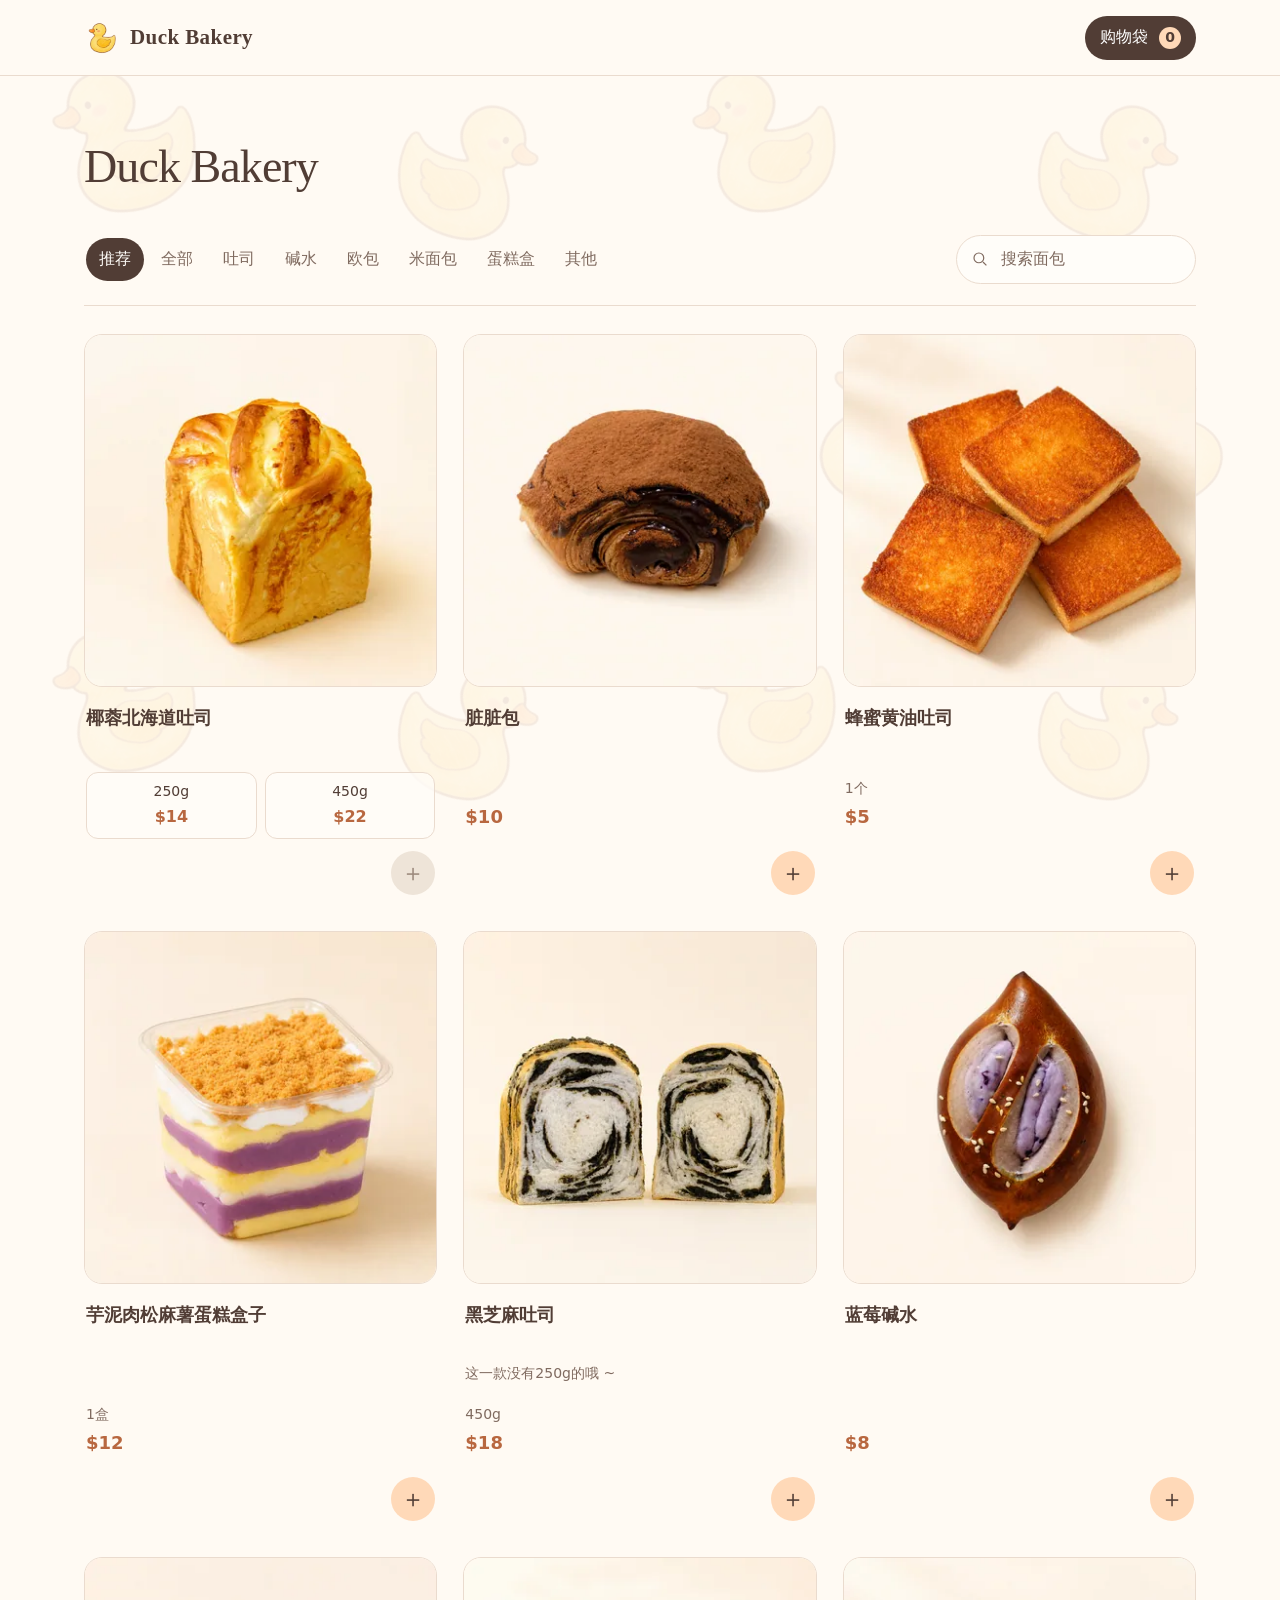
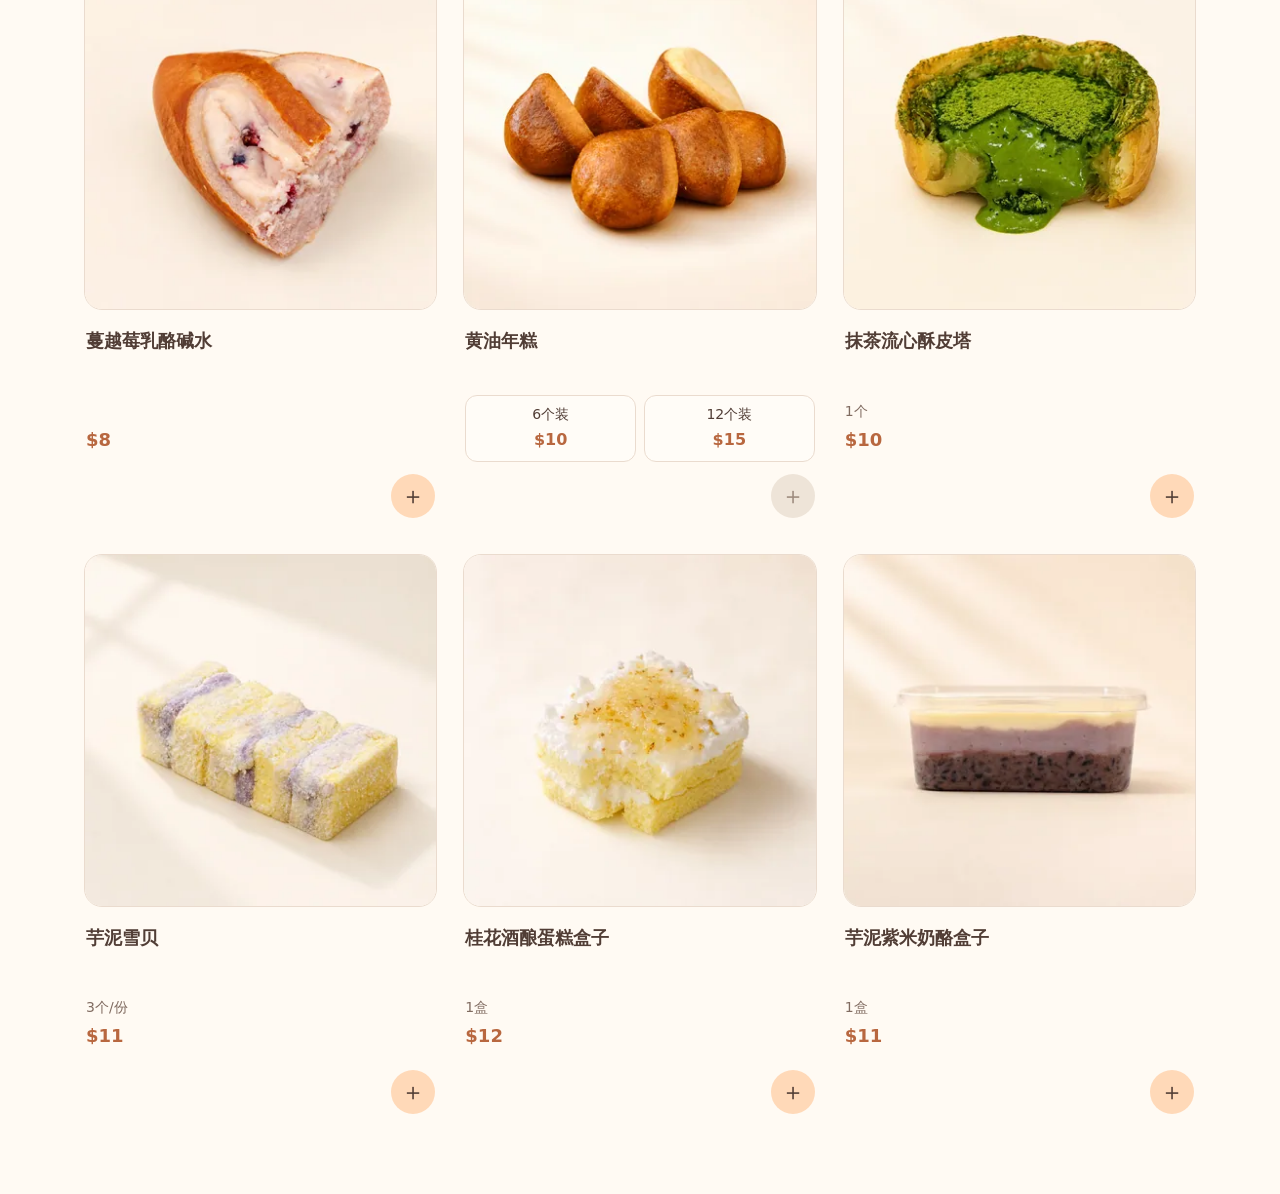
<file: index.html>
<!doctype html>
<html lang="zh-CN">
<head>
  <meta charset="UTF-8">
  <meta name="viewport" content="width=device-width, initial-scale=1">
  <meta name="description" content="Duck Bakery 手作面包菜单">
  <title>Duck Bakery｜今日菜单</title>
  <link rel="stylesheet" href="css/style.css">
</head>
<body>
  <header class="site-header">
    <a class="brand" href="#top" aria-label="Duck Bakery 首页">
      <img class="brand-mark" src="images-styled/optimized/duck-icon.webp" alt="" width="36" height="36">
      <strong>Duck Bakery</strong>
    </a>
    <button class="cart-chip" id="cartOpen" type="button" aria-controls="cartDrawer" aria-expanded="false">
      购物袋 <span id="cartCount">0</span>
    </button>
  </header>

  <main id="top" class="page-shell">
    <div class="hero">
      <h1>Duck Bakery</h1>
    </div>

    <section class="menu-panel" aria-label="面包菜单">
      <div class="toolbar">
        <div id="filters" class="filters" aria-label="商品分类"></div>
        <label class="search-box">
          <svg aria-hidden="true" width="18" height="18" viewBox="0 0 24 24" fill="none" stroke="currentColor" stroke-width="1.6"><circle cx="10.5" cy="10.5" r="6.5"/><path d="m16 16 4.5 4.5"/></svg>
          <input id="searchInput" type="search" placeholder="搜索面包" aria-label="搜索口味或面包" autocomplete="off">
        </label>
      </div>
      <span id="resultCount" class="sr-only" role="status" aria-live="polite" aria-atomic="true"></span>
      <div id="productGrid" class="product-grid"></div>
      <div id="emptyState" class="empty-state" hidden>
        <p>没有找到相关面包</p>
      </div>
    </section>
  </main>

  <div id="drawerMask" class="drawer-mask" hidden></div>
  <aside id="cartDrawer" class="cart-drawer" role="dialog" aria-labelledby="cartTitle" aria-hidden="true" inert>
    <div class="drawer-head"><h2 id="cartTitle">购物袋</h2><button id="cartClose" class="icon-btn" type="button" aria-label="关闭购物袋">×</button></div>
    <div id="cartItems" class="cart-items"></div>
    <div class="drawer-foot">
      <div class="cart-summary"><p>共 <strong id="cartTotal">0</strong> 份</p><div><span>商品合计</span><strong id="cartAmount">$0.00</strong></div></div>
      <p id="cartPending" class="cart-pending" role="status" hidden></p>
      <div class="drawer-actions"><button id="cartClear" type="button" class="button secondary">清空</button><button id="cartCopy" type="button" class="button primary">复制清单</button></div>
    </div>
  </aside>

  <div id="toast" class="toast" role="status" aria-live="polite"></div>
  <script src="js/products.js"></script>
  <script src="js/images.js"></script>
  <script src="js/cart-core.js"></script>
  <script src="js/app.js"></script>
</body>
</html>
</file>
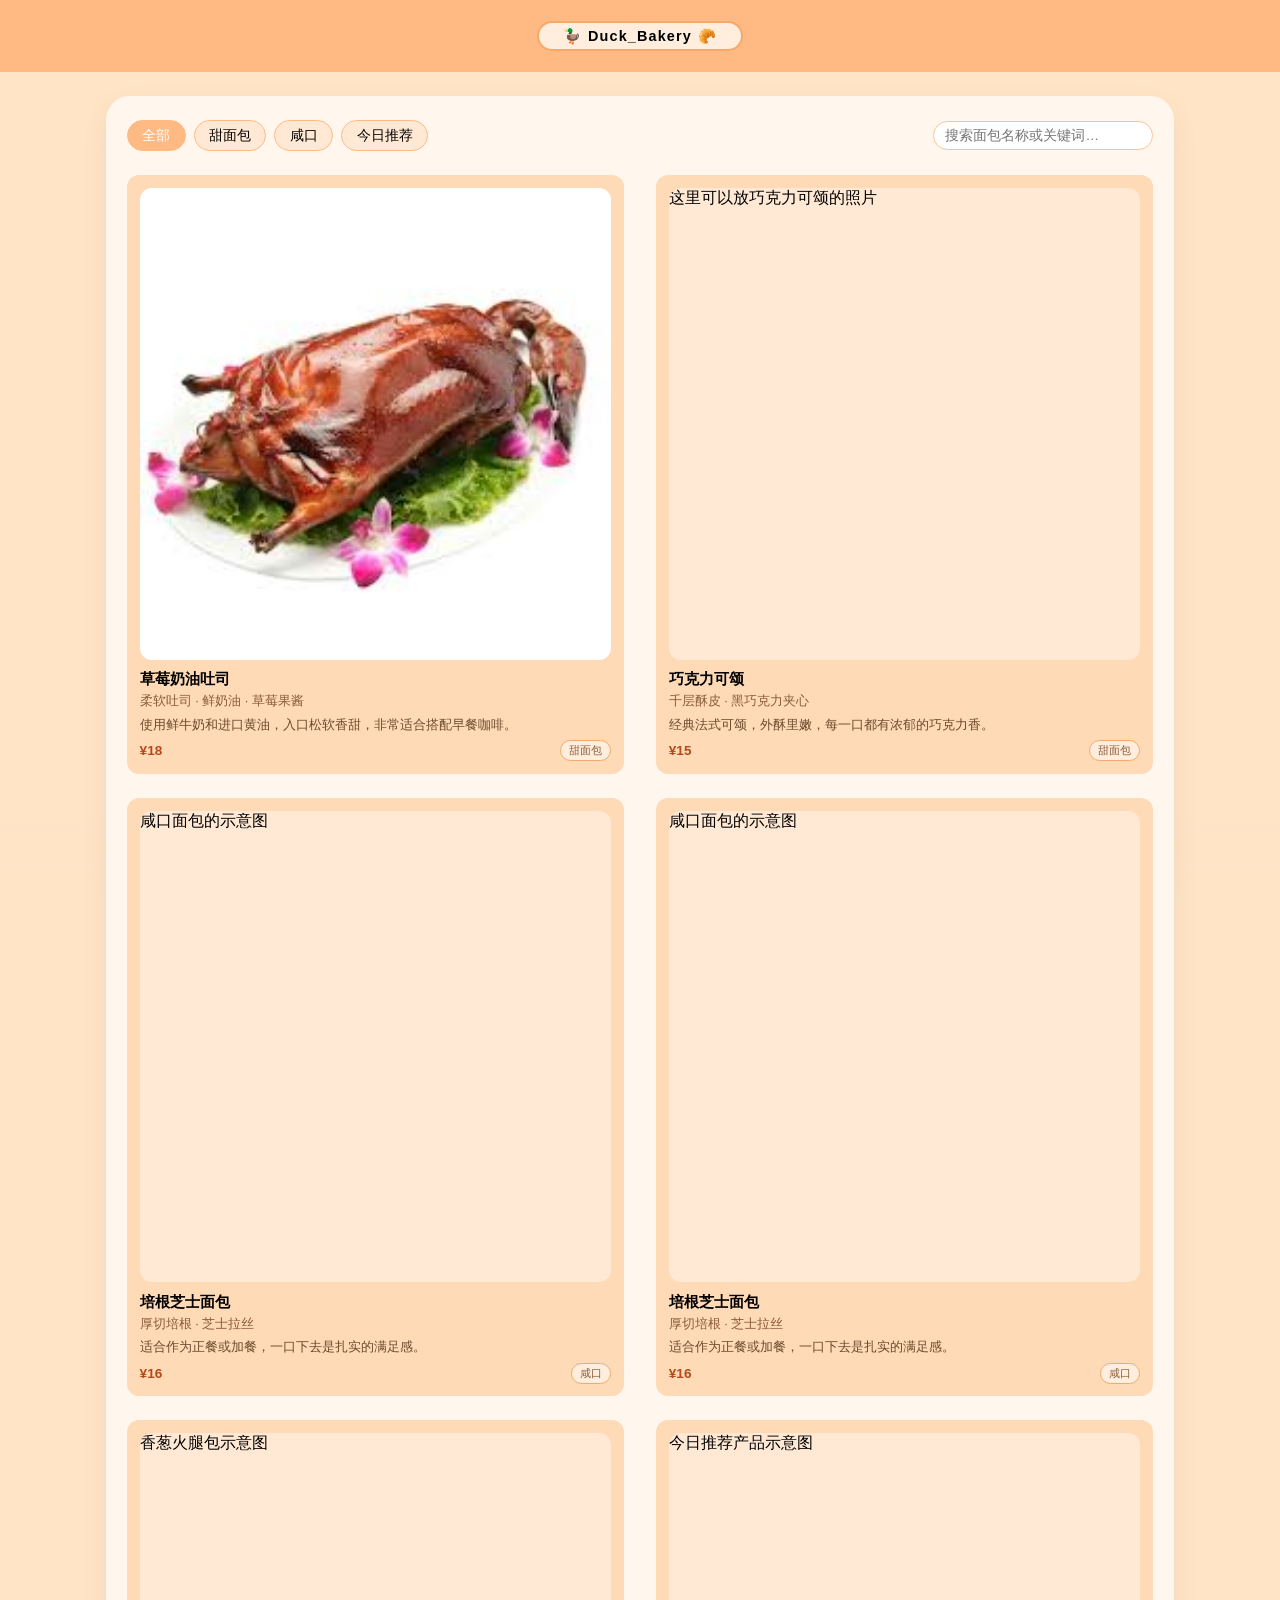
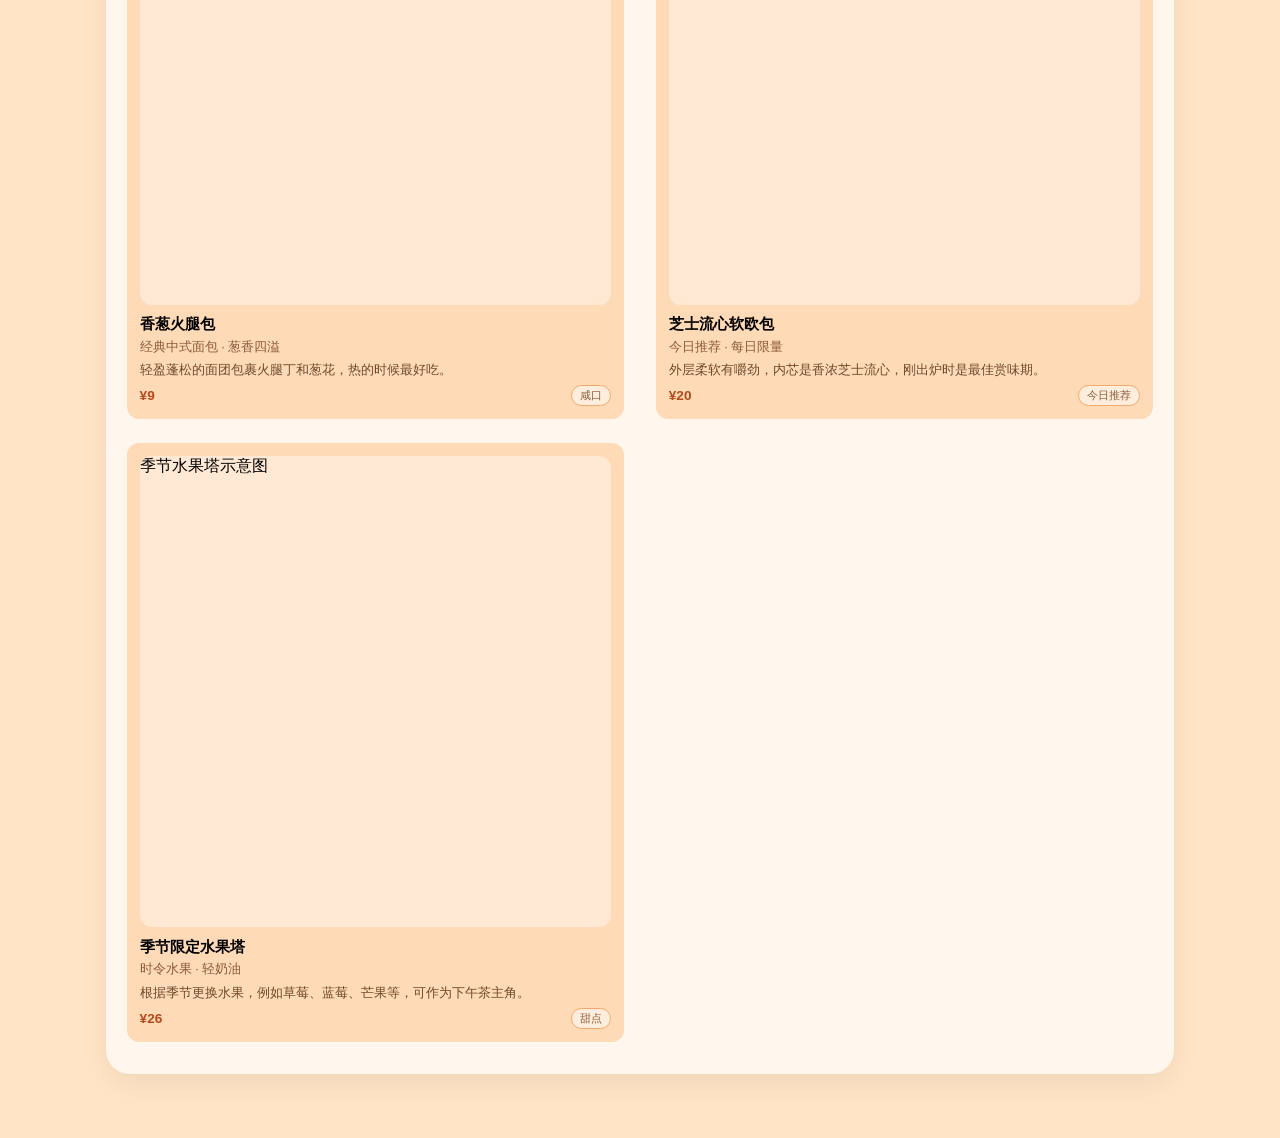
<file: menu.html>
<!DOCTYPE html>
<html lang="zh-CN">
<head>
  <meta charset="UTF-8" />
  <title>Duck_Bakery</title>
  <meta name="viewport" content="width=device-width, initial-scale=1.0" />
  <style>
    * {
      box-sizing: border-box;
      margin: 0;
      padding: 0;
      font-family: -apple-system, BlinkMacSystemFont, "Segoe UI", Roboto,
        "Helvetica Neue", Arial, "PingFang SC", "Microsoft YaHei", sans-serif;
    }

    body {
      background: #ffe4c6; /* 顶部、底部渐变区域的颜色 */
      min-height: 100vh;
    }

    /* 顶部横幅 */
    .header {
      background: #ffba84;
      height: 72px;
      display: flex;
      align-items: center;
      justify-content: center;
      position: sticky;
      top: 0;
      z-index: 10;
    }

    .logo {
      display: inline-flex;
      align-items: center;
      padding: 0.3rem 1.5rem;
      border-radius: 999px;
      background: #ffeedd;
      border: 2px solid #f7a868;
      font-weight: 700;
      letter-spacing: 0.08em;
      font-size: 0.9rem;
    }

    .logo span {
      margin: 0 0.4rem;
    }

    /* 中间内容大容器 */
    .page-wrap {
      max-width: 1100px;
      margin: 0 auto;
      padding: 1.5rem 1rem 4rem;
    }

    .panel {
      background: #fff7ee;
      border-radius: 24px;
      padding: 1.5rem 1.3rem 2rem;
      min-height: 70vh;
      box-shadow: 0 10px 30px rgba(0, 0, 0, 0.06);
    }

    /* 筛选区 */
    .filter-bar {
      display: flex;
      flex-wrap: wrap;
      gap: 0.8rem;
      align-items: center;
      margin-bottom: 1.5rem;
    }

    .filter-buttons {
      display: flex;
      flex-wrap: wrap;
      gap: 0.5rem;
    }

    .filter-btn {
      border-radius: 999px;
      border: 1px solid #ffba84;
      background: #ffe8d4;
      padding: 0.35rem 0.9rem;
      font-size: 0.85rem;
      cursor: pointer;
      transition: all 0.15s ease;
    }

    .filter-btn.active,
    .filter-btn:hover {
      background: #ffba84;
      color: #fff;
    }

    .search-input {
      margin-left: auto;
      min-width: 180px;
      max-width: 220px;
      flex: 1;
    }

    .search-input input {
      width: 100%;
      padding: 0.4rem 0.7rem;
      border-radius: 999px;
      border: 1px solid #ffc292;
      background: #fff;
      font-size: 0.85rem;
    }

    /* 网格布局 */
    .grid {
      display: grid;
      grid-template-columns: repeat(2, minmax(0, 1fr));
      gap: 1.5rem 2rem;
    }

    .card {
      background: #ffdab7; /* 卡片颜色，接近你截图里的格子 */
      border-radius: 12px;
      padding: 0.8rem;
      display: flex;
      flex-direction: column;
      min-height: 160px;
      transition: transform 0.1s ease, box-shadow 0.1s ease;
      cursor: default;
    }

    .card:hover {
      transform: translateY(-2px);
      box-shadow: 0 8px 16px rgba(0, 0, 0, 0.08);
    }

    .card-img {
      width: 100%;
     aspect-ratio: 1 / 1;  /* ⭐ 强制 1:1 正方形 */
     border-radius: 12px;
     overflow: hidden;
     background: #ffe8d4;
     margin-bottom: 0.6rem;
    }
    .card-img img {
      width: 100%;
      height: 100%;
      object-fit: cover; /* ⭐ 图片铺满但不变形 */
      display: block;
    }
    .card-title {
      font-size: 0.95rem;
      font-weight: 600;
      margin-bottom: 0.2rem;
    }

    .card-meta {
      font-size: 0.8rem;
      color: #8b5c39;
      margin-bottom: 0.4rem;
    }

    .card-desc {
      font-size: 0.8rem;
      color: #6b4a2c;
      flex: 1;
    }

    .card-footer {
      display: flex;
      justify-content: space-between;
      align-items: center;
      margin-top: 0.4rem;
      font-size: 0.85rem;
    }

    .price {
      font-weight: 700;
      color: #b44a1a;
    }

    .tag {
      padding: 0.12rem 0.5rem;
      border-radius: 999px;
      border: 1px solid #f7a868;
      font-size: 0.7rem;
      color: #8b5c39;
      background: #ffeedd;
    }

    /* 底部柔和渐变做过渡 */
    .bottom-fade {
      position: fixed;
      left: 0;
      right: 0;
      bottom: 0;
      height: 80px;
      pointer-events: none;
      background: linear-gradient(to bottom, rgba(255, 228, 198, 0), #ffe4c6);
      z-index: -1;
    }

    /* 响应式 */
    @media (max-width: 768px) {
      .grid {
        grid-template-columns: minmax(0, 1fr);
      }

      .search-input {
        flex-basis: 100%;
        margin-left: 0;
      }
    }
  </style>
</head>
<body>
  <!-- 顶部横幅 -->
  <header class="header">
    <div class="logo">
      🦆
      <span>Duck_Bakery</span>
      🥐
    </div>
  </header>

  <div class="page-wrap">
    <div class="panel">
      <!-- 筛选区 -->
      <div class="filter-bar">
        <div class="filter-buttons">
          <button class="filter-btn active" data-filter="all">全部</button>
          <button class="filter-btn" data-filter="sweet">甜面包</button>
          <button class="filter-btn" data-filter="salty">咸口</button>
          <button class="filter-btn" data-filter="special">今日推荐</button>
        </div>

        <div class="search-input">
          <input
            type="text"
            id="searchInput"
            placeholder="搜索面包名称或关键词…"
          />
        </div>
      </div>

      <!-- 面包网格 -->
      <div class="grid" id="breadGrid">
        <!-- 示例卡片：你之后可以自己复制/改名字/改价格 -->
        <div
          class="card"
          data-category="sweet"
          data-name="草莓奶油吐司"
          data-keywords="草莓 奶油 软欧"
        >
          <div class="card-img">
            <img src="烧鸭.jpg" alt="草莓奶油吐司">
          </div>
          <div class="card-title">草莓奶油吐司</div>
          <div class="card-meta">柔软吐司 · 鲜奶油 · 草莓果酱</div>
          <div class="card-desc">
            使用鲜牛奶和进口黄油，入口松软香甜，非常适合搭配早餐咖啡。
          </div>
          <div class="card-footer">
            <span class="price">¥18</span>
            <span class="tag">甜面包</span>
          </div>
        </div>

        <div
          class="card"
          data-category="sweet"
          data-name="巧克力可颂"
          data-keywords="可颂 牛角 面包 巧克力"
        >
          <div class="card-img">这里可以放巧克力可颂的照片</div>
          <div class="card-title">巧克力可颂</div>
          <div class="card-meta">千层酥皮 · 黑巧克力夹心</div>
          <div class="card-desc">
            经典法式可颂，外酥里嫩，每一口都有浓郁的巧克力香。
          </div>
          <div class="card-footer">
            <span class="price">¥15</span>
            <span class="tag">甜面包</span>
          </div>
        </div>

        <div
          class="card"
          data-category="salty"
          data-name="培根芝士面包"
          data-keywords="培根 芝士 咸面包"
        >
          <div class="card-img">咸口面包的示意图</div>
          <div class="card-title">培根芝士面包</div>
          <div class="card-meta">厚切培根 · 芝士拉丝</div>
          <div class="card-desc">
            适合作为正餐或加餐，一口下去是扎实的满足感。
          </div>
          <div class="card-footer">
            <span class="price">¥16</span>
            <span class="tag">咸口</span>
          </div>
        </div>
        
          <div
          class="card"
          data-category="salty"
          data-name="培根芝士面包111"
          data-keywords="培根 芝士 咸面包"
        >
          <div class="card-img">咸口面包的示意图</div>
          <div class="card-title">培根芝士面包</div>
          <div class="card-meta">厚切培根 · 芝士拉丝</div>
          <div class="card-desc">
            适合作为正餐或加餐，一口下去是扎实的满足感。
          </div>
          <div class="card-footer">
            <span class="price">¥16</span>
            <span class="tag">咸口</span>
          </div>
        </div>
        <div
          class="card"
          data-category="salty"
          data-name="香葱火腿包"
          data-keywords="香葱 火腿 葱香"
        >
          <div class="card-img">香葱火腿包示意图</div>
          <div class="card-title">香葱火腿包</div>
          <div class="card-meta">经典中式面包 · 葱香四溢</div>
          <div class="card-desc">
            轻盈蓬松的面团包裹火腿丁和葱花，热的时候最好吃。
          </div>
          <div class="card-footer">
            <span class="price">¥9</span>
            <span class="tag">咸口</span>
          </div>
        </div>

        <div
          class="card"
          data-category="special"
          data-name="芝士流心软欧包"
          data-keywords="芝士 流心 软欧 今日特价"
        >
          <div class="card-img">今日推荐产品示意图</div>
          <div class="card-title">芝士流心软欧包</div>
          <div class="card-meta">今日推荐 · 每日限量</div>
          <div class="card-desc">
            外层柔软有嚼劲，内芯是香浓芝士流心，刚出炉时是最佳赏味期。
          </div>
          <div class="card-footer">
            <span class="price">¥20</span>
            <span class="tag">今日推荐</span>
          </div>
        </div>

        <div
          class="card"
          data-category="special sweet"
          data-name="季节限定水果塔"
          data-keywords="水果塔 限定 甜点"
        >
          <div class="card-img">季节水果塔示意图</div>
          <div class="card-title">季节限定水果塔</div>
          <div class="card-meta">时令水果 · 轻奶油</div>
          <div class="card-desc">
            根据季节更换水果，例如草莓、蓝莓、芒果等，可作为下午茶主角。
          </div>
          <div class="card-footer">
            <span class="price">¥26</span>
            <span class="tag">甜点</span>
          </div>
        </div>
      </div>
    </div>
  </div>

  <div class="bottom-fade"></div>

  <script>
    // 筛选逻辑
    const filterButtons = document.querySelectorAll(".filter-btn");
    const cards = document.querySelectorAll(".card");
    const searchInput = document.getElementById("searchInput");

    function applyFilter() {
      const activeBtn = document.querySelector(".filter-btn.active");
      const filter = activeBtn ? activeBtn.dataset.filter : "all";
      const keyword = searchInput.value.trim().toLowerCase();

      cards.forEach((card) => {
        const category = card.dataset.category || "";
        const name = (card.dataset.name || "").toLowerCase();
        const kwords = (card.dataset.keywords || "").toLowerCase();

        const matchCategory =
          filter === "all" || category.split(" ").includes(filter);
        const matchKeyword =
          !keyword || name.includes(keyword) || kwords.includes(keyword);

        if (matchCategory && matchKeyword) {
          card.style.display = "";
        } else {
          card.style.display = "none";
        }
      });
    }

    filterButtons.forEach((btn) => {
      btn.addEventListener("click", () => {
        filterButtons.forEach((b) => b.classList.remove("active"));
        btn.classList.add("active");
        applyFilter();
      });
    });

    searchInput.addEventListener("input", applyFilter);
  </script>
</body>
</html>
</file>
<file: css/style.css>
:root {
  --cream: #fffaf3;
  --paper: #fffdf9;
  --peach: #ffd9b8;
  --orange: #b8673f;
  --ink: #513d35;
  --muted: #806b60;
  --line: #eadbce;
}

* { box-sizing: border-box; }
[hidden] { display: none !important; }
html { scroll-behavior: smooth; }
body {
  margin: 0;
  isolation: isolate;
  color: var(--ink);
  background: var(--cream);
  font-family: "PingFang SC", "Microsoft YaHei", system-ui, sans-serif;
  line-height: 1.55;
}
button, input { font: inherit; }
body::before {
  content: "";
  position: fixed;
  inset: 0;
  z-index: -1;
  pointer-events: none;
  opacity: .09;
  background-image: url("../images-styled/duck-background-scattered.svg");
  background-repeat: repeat;
  background-size: 640px 560px;
  background-position: 0 12px;
}
button { color: inherit; cursor: pointer; }
button:disabled { cursor: default; }
button:focus-visible, a:focus-visible, input:focus-visible {
  outline: 2px solid var(--orange);
  outline-offset: 4px;
}
.sr-only {
  position: absolute;
  width: 1px;
  height: 1px;
  padding: 0;
  margin: -1px;
  overflow: hidden;
  clip-path: inset(50%);
  white-space: nowrap;
  border: 0;
}

.site-header {
  height: 76px;
  position: sticky;
  top: 0;
  z-index: 20;
  display: flex;
  align-items: center;
  justify-content: space-between;
  padding: 0 max(24px, calc((100% - 1112px) / 2));
  background: rgba(255, 250, 243, .94);
  backdrop-filter: blur(14px);
  border-bottom: 1px solid var(--line);
}
.brand { display: flex; align-items: center; gap: 10px; color: inherit; text-decoration: none; }
.brand-mark { display: block; flex: none; width: 36px; height: 36px; object-fit: contain; }
.brand strong { font-family: Georgia, serif; font-size: 21px; letter-spacing: .02em; }
.cart-chip { min-height: 44px; padding: 9px 15px; border: 0; border-radius: 999px; background: var(--ink); color: white; }
.cart-chip span {
  display: inline-grid;
  place-items: center;
  min-width: 22px;
  height: 22px;
  margin-left: 6px;
  border-radius: 50%;
  background: var(--peach);
  color: var(--ink);
  font-size: 14px;
  font-weight: 700;
}

.page-shell { max-width: 1160px; margin: auto; padding: 60px 24px 80px; }
.hero { margin-bottom: 36px; }
.hero h1 {
  margin: 0;
  font-family: Georgia, "STSong", "SimSun", serif;
  font-size: clamp(30px, 4vw, 46px);
  font-weight: 500;
  line-height: 1.35;
  letter-spacing: -.02em;
}
.toolbar {
  display: grid;
  grid-template-columns: minmax(0, 1fr) minmax(200px, 240px);
  gap: 24px;
  align-items: center;
  padding-bottom: 20px;
  margin-bottom: 28px;
  border-bottom: 1px solid var(--line);
}
.filters { display: flex; gap: 4px; overflow-x: auto; padding: 4px 2px; scrollbar-width: none; }
.filters::-webkit-scrollbar { display: none; }
.filter-btn {
  flex: none;
  white-space: nowrap;
  padding: 9px 13px;
  border: 0;
  border-radius: 999px;
  background: transparent;
  color: var(--muted);
  transition: background .2s, color .2s;
}
.filter-btn:hover { background: #f6eade; color: var(--ink); }
.filter-btn.active { background: var(--ink); color: var(--paper); }
.search-box {
  min-width: 0;
  display: flex;
  align-items: center;
  gap: 10px;
  padding: 10px 14px;
  border: 1px solid var(--line);
  border-radius: 999px;
  background: var(--paper);
  color: var(--muted);
}
.search-box svg { flex: none; }
.search-box:focus-within { border-color: var(--orange); }
.search-box input { min-width: 0; width: 100%; border: 0; background: transparent; color: var(--ink); }
.search-box input:focus-visible { outline: none; }
.search-box input::placeholder { color: var(--muted); opacity: 1; }

.product-grid { display: grid; grid-template-columns: repeat(3, minmax(0, 1fr)); gap: 36px 26px; }
.product-card { min-width: 0; display: flex; flex-direction: column; }
.product-image { aspect-ratio: 1; overflow: hidden; border: 1px solid var(--line); border-radius: 18px; background: #f8eadf; }
.product-image img { width: 100%; height: 100%; display: block; object-fit: cover; transition: transform .35s; }
.product-card:hover img { transform: scale(1.025); }
.product-body { display: flex; flex: 1; flex-direction: column; padding: 17px 2px 0; }
.product-body h2 { min-height: 3em; margin: 0; font-size: 18px; font-weight: 600; line-height: 1.5; overflow-wrap: anywhere; }
.description { margin: 8px 0 0; color: var(--muted); font-size: 14px; }
.product-order { display: grid; grid-template-rows: minmax(66px, auto) 44px; gap: 12px; margin-top: auto; padding-top: 14px; }
.product-bottom { display: flex; align-items: center; justify-content: flex-end; min-height: 44px; }
.single-price { display: flex; flex-direction: column; justify-content: flex-end; padding-bottom: 8px; }
.single-spec { margin-bottom: 3px; color: var(--muted); font-size: 14px; }
.price { color: var(--orange); font-size: 18px; font-weight: 600; font-variant-numeric: tabular-nums; }
.variant-options { display: grid; grid-template-columns: repeat(2, minmax(0, 1fr)); gap: 8px; }
.variant-option { position: relative; min-width: 0; padding: 8px 6px; border: 1px solid var(--line); border-radius: 12px; background: rgba(255, 253, 249, .75); text-align: center; }
.variant-option:hover { border-color: var(--orange); }
.variant-option.active { border-color: var(--orange); background: var(--peach); }
.variant-label { display: block; font-size: 14px; white-space: nowrap; }
.variant-option strong { display: block; margin-top: 2px; color: var(--orange); font-size: 16px; font-variant-numeric: tabular-nums; }
.variant-in-cart { position: absolute; top: -7px; right: -4px; min-width: 20px; padding: 1px 4px; border-radius: 999px; background: var(--ink); color: var(--paper); font-size: 12px; font-weight: 600; }
.add-btn {
  flex: none;
  display: grid;
  place-items: center;
  width: 44px;
  height: 44px;
  padding: 0;
  border: 0;
  border-radius: 50%;
  background: var(--peach);
  font-size: 24px;
  line-height: 1;
  transition: background .2s, color .2s;
}
.add-btn:hover { background: var(--orange); color: white; }
.add-btn:disabled { background: #eee4d8; color: #9d8a7d; }
.product-actions { display: flex; flex: none; align-items: center; justify-content: flex-end; width: 112px; height: 44px; margin-left: auto; border-radius: 999px; }
.product-actions.has-items { background: var(--peach); }
.product-actions.has-items .add-btn { background: transparent; }
.quantity-decrease {
  display: grid;
  place-items: center;
  width: 44px;
  height: 44px;
  padding: 0;
  border: 0;
  border-radius: 50%;
  background: transparent;
  font-size: 24px;
  line-height: 1;
  transition: background .2s, color .2s;
}
.product-quantity { min-width: 24px; text-align: center; font-size: 16px; font-weight: 600; font-variant-numeric: tabular-nums; }
.quantity-decrease:hover, .product-actions.has-items .add-btn:hover { background: var(--orange); color: white; }
.empty-state { text-align: center; padding: 70px 20px; color: var(--muted); }
.empty-state p { margin: 0; }

.drawer-mask { position: fixed; inset: 0; z-index: 39; background: rgba(54, 39, 32, .24); backdrop-filter: blur(2px); }
.cart-drawer {
  position: fixed;
  top: 0;
  right: 0;
  z-index: 40;
  width: min(420px, 100%);
  height: 100%;
  display: flex;
  flex-direction: column;
  padding: 24px;
  background: var(--paper);
  box-shadow: -16px 0 50px rgba(55, 37, 28, .12);
  transform: translateX(105%);
  visibility: hidden;
  transition: transform .28s, visibility .28s;
}
.cart-drawer.open { transform: none; visibility: visible; }
.drawer-head { display: flex; align-items: center; justify-content: space-between; padding-bottom: 18px; border-bottom: 1px solid var(--line); }
.drawer-head h2 { margin: 0; font-family: Georgia, "STSong", serif; font-size: 26px; }
.icon-btn { width: 44px; height: 44px; border: 1px solid var(--line); border-radius: 50%; background: transparent; font-size: 24px; }
.cart-items { flex: 1; overflow: auto; padding: 12px 0; }
.cart-empty { text-align: center; padding: 60px 0; color: var(--muted); }
.cart-row { display: grid; grid-template-columns: minmax(0, 1fr) auto; gap: 12px; padding: 14px 0; border-bottom: 1px solid var(--line); }
.cart-row p { margin: 0; font-weight: 600; }
.qty { display: flex; align-items: center; gap: 9px; }
.qty button { width: 44px; height: 44px; border: 1px solid var(--line); border-radius: 50%; background: transparent; }
.remove { grid-column: 1 / -1; width: max-content; padding: 4px 0; border: 0; background: none; color: var(--muted); font-size: 14px; }
.drawer-foot { padding-top: 18px; border-top: 1px solid var(--line); }
.cart-row .cart-meta { margin-top: 5px; color: var(--muted); font-size: 14px; font-weight: 400; }
.cart-row-bottom { grid-column: 1 / -1; display: flex; align-items: center; justify-content: space-between; gap: 12px; }
.cart-detail { min-width: 0; overflow-wrap: anywhere; }
.line-subtotal { font-size: 16px; white-space: nowrap; }
.cart-spec { width: 100%; min-height: 44px; margin-top: 8px; padding: 8px 30px 8px 10px; border: 1px solid var(--line); border-radius: 8px; background: var(--paper) url("data:image/svg+xml,%3Csvg xmlns='http://www.w3.org/2000/svg' width='12' height='8' viewBox='0 0 12 8'%3E%3Cpath d='m1 1 5 5 5-5' fill='none' stroke='%23513d35' stroke-width='1.5'/%3E%3C/svg%3E") no-repeat right 10px center; color: var(--ink); font: inherit; font-size: 14px; appearance: none; }
.cart-summary { display: flex; align-items: flex-end; justify-content: space-between; gap: 12px; margin-bottom: 18px; }
.cart-summary p { margin: 0 0 3px; color: var(--muted); font-size: 14px; }
.cart-summary > div { display: grid; justify-items: end; }
.cart-summary > div > span { color: var(--muted); font-size: 14px; }
.cart-summary > div > strong { font-size: 26px; font-variant-numeric: tabular-nums; }
.cart-pending { margin: 0 0 16px; color: var(--orange); font-size: 14px; }
.drawer-actions { display: flex; gap: 10px; }
.button { flex: 1; padding: 11px; border-radius: 999px; }
.button.secondary { border: 1px solid var(--line); background: transparent; }
.button.primary { border: 1px solid var(--ink); background: var(--ink); color: white; }
.button:disabled { opacity: .45; }
.toast {
  position: fixed;
  left: 50%;
  bottom: 25px;
  z-index: 60;
  padding: 10px 16px;
  border-radius: 999px;
  background: var(--ink);
  color: white;
  font-size: 14px;
  white-space: nowrap;
  opacity: 0;
  transform: translate(-50%, 15px);
  pointer-events: none;
  transition: .22s;
}
.toast.show { opacity: 1; transform: translate(-50%, 0); }

@media (max-width: 860px) {
  .product-grid { grid-template-columns: repeat(2, minmax(0, 1fr)); }
  .toolbar { grid-template-columns: minmax(0, 1fr); gap: 14px; }
  .search-box { max-width: 360px; grid-row: 1; }
}
@media (max-width: 540px) {
  body::before { background-size: 512px 448px; background-position: -80px 12px; }
  .site-header { height: 68px; padding: 0 16px; }
  .brand { gap: 7px; }
  .brand strong { font-size: 18px; }
  .brand-mark { width: 30px; height: 30px; }
  .cart-chip { padding: 8px 12px; font-size: 14px; }
  .page-shell { padding: 34px 16px 60px; }
  .hero { margin-bottom: 24px; }
  .toolbar { padding-bottom: 16px; margin-bottom: 22px; gap: 12px; }
  .search-box { max-width: none; }
  .filter-btn { padding: 9px 13px; }
  .product-grid { gap: 28px 16px; }
  .product-image { border-radius: 14px; }
  .product-body { padding: 12px 0 0; }
  .product-body h2 { font-size: 16px; }
  .product-order { gap: 10px; padding-top: 10px; }
  .price { font-size: 16px; }
}
@media (prefers-reduced-motion: reduce) {
  *, *::before, *::after { scroll-behavior: auto !important; transition: none !important; }
}
</file>
